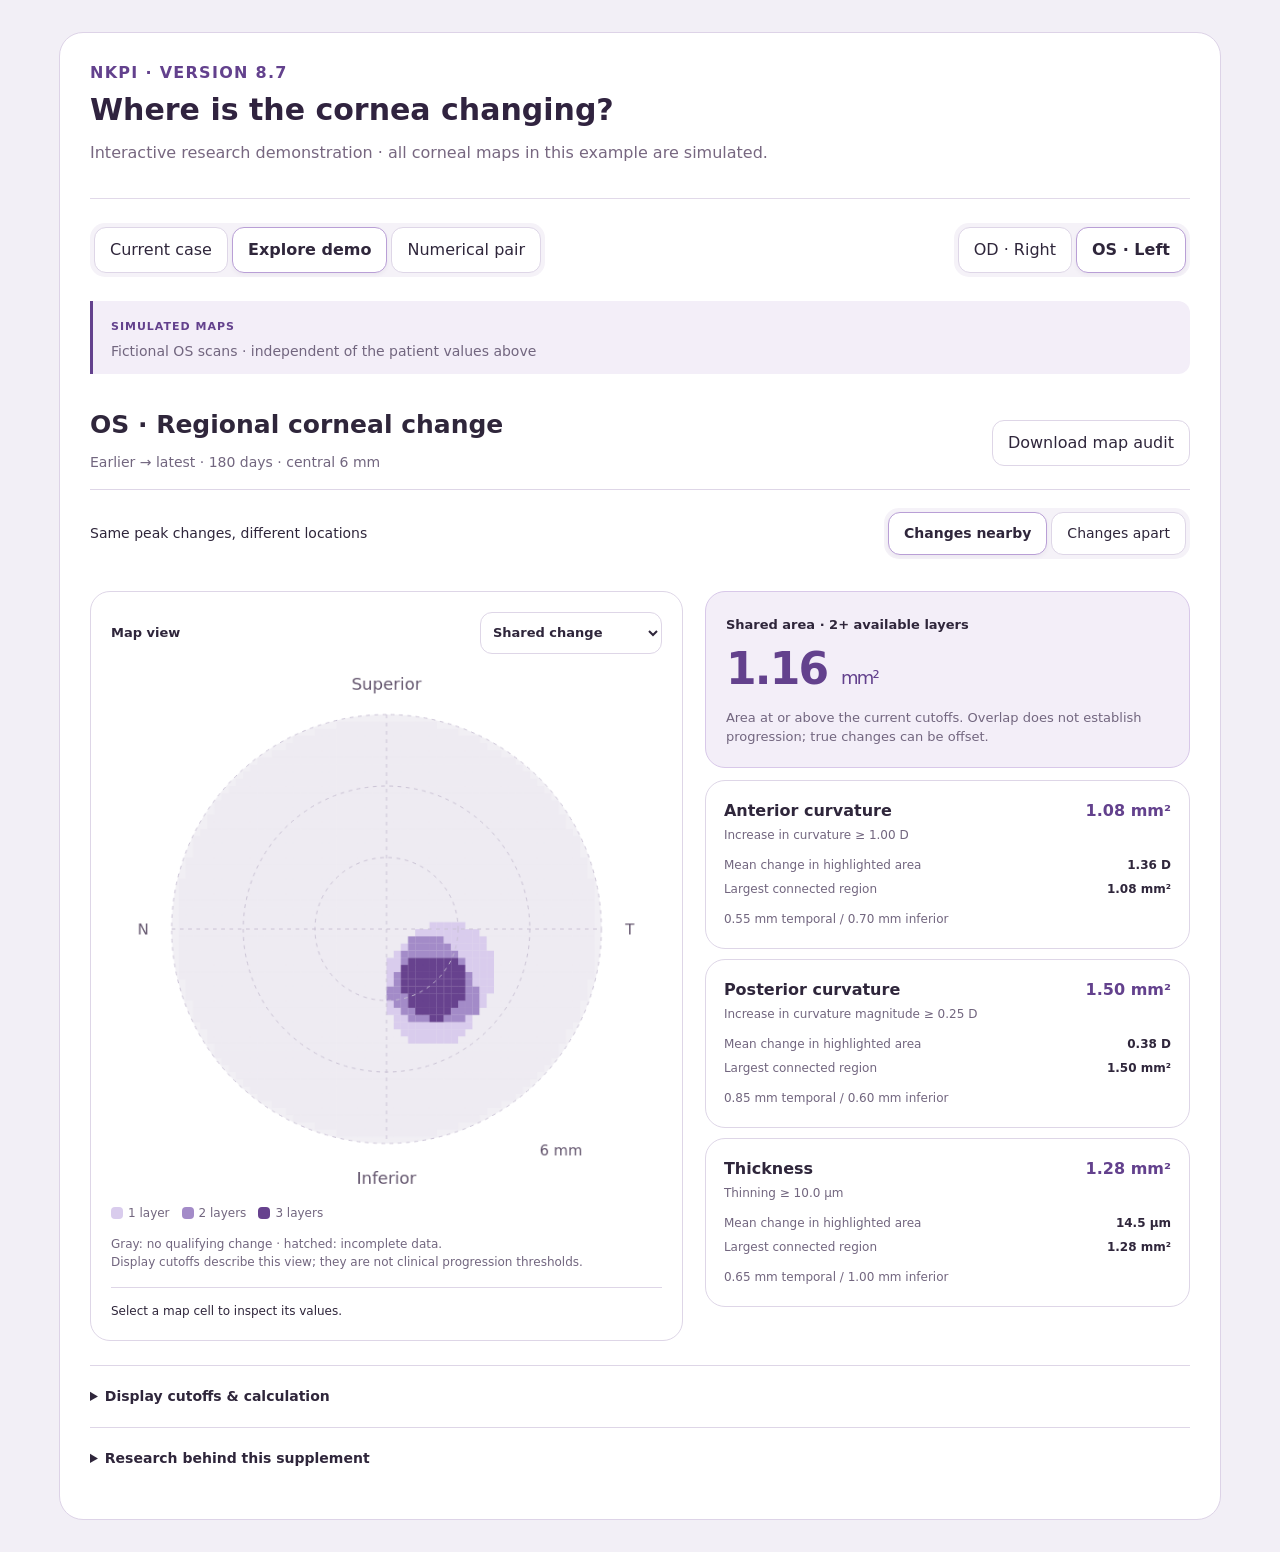
<file: docs/REGIONAL_CHANGE_PREVIEW.html>
<!doctype html><html lang="en"><head><meta charset="utf-8"><meta name="viewport" content="width=device-width,initial-scale=1"><title>NKPI 8.7 · Regional change demo</title><link rel="stylesheet" href="../components/regional_change.css"><style>body{margin:0;background:#f2eff6;font-family:system-ui;color:#30233f}.preview{max-width:1100px;margin:32px auto;background:white;border:1px solid #ddd3e7;border-radius:24px;padding:30px}header{border-bottom:1px solid #e1d9e9;margin-bottom:24px;padding-bottom:20px}header b{color:#63418d;letter-spacing:.08em}h1{font-size:30px;margin:10px 0}header p{color:#776780}button{font-family:inherit}@media(max-width:600px){.preview{margin:8px;padding:16px;border-radius:16px}h1{font-size:25px}}</style></head><body><main class="preview"><header><b>NKPI · VERSION 8.7</b><h1>Where is the cornea changing?</h1><p>Interactive research demonstration · all corneal maps in this example are simulated.</p></header><div id="regional-root"></div></main><script src="../components/cornea/surface_schema.js"></script><script src="../components/schema.js"></script><script src="../components/regional_change.js"></script><script>document.querySelector('[data-rg-mode="demo"]').click();</script></body></html>
</file>
<file: components/regional_change.css>
#regional-root{--rg-ink:#2f263b;--rg-muted:#72667f;--rg-accent:#63418d;--rg-pale:#f3eef8;--rg-border:#ded6e7;color:var(--rg-ink);font-family:Inter,system-ui,sans-serif;line-height:1.5;overflow-wrap:anywhere}
#regional-root *{box-sizing:border-box}#regional-root [hidden]{display:none!important}
#regional-root h3{font-size:25px;margin:8px 0}#regional-root h4{margin:0;font-size:16px}#regional-root p{color:var(--rg-muted);margin:8px 0 16px}
#regional-root button,#regional-root select,#regional-root input{font:inherit;color:var(--rg-ink);border:1px solid var(--rg-border);background:white;border-radius:12px;min-height:42px;max-width:100%}
#regional-root button{cursor:pointer;padding:10px 15px;transition:background .15s}#regional-root button:hover{background:var(--rg-pale)}#regional-root button:focus-visible,#regional-root select:focus-visible,#regional-root input:focus-visible{outline:3px solid #b595d9;outline-offset:2px}
#regional-root .rg-primary{color:white;background:var(--rg-accent);border-color:var(--rg-accent)}#regional-root .rg-primary:hover{background:#4b2d70}
#regional-root .rg-toolbar{display:flex;justify-content:space-between;gap:14px;flex-wrap:wrap;margin-bottom:24px}
#regional-root .rg-tabs,#regional-root .rg-eyes{display:flex;gap:4px;flex-wrap:wrap;background:#f5f2f8;padding:4px;border-radius:15px}
#regional-root [aria-pressed=true]{background:white;border-color:#b99fd6;box-shadow:0 2px 4px #3f25510d;font-weight:700}
#regional-root .rg-banner{border-left:3px solid var(--rg-accent);padding:12px 18px;background:var(--rg-pale);border-radius:0 12px 12px 0;margin-bottom:24px}
#regional-root .rg-banner p{margin:4px 0 0;font-size:14px}#regional-root .rg-tag{font-size:11px;font-weight:800;letter-spacing:.09em;color:var(--rg-accent)}
#regional-root .rg-title-row{display:flex;align-items:center;justify-content:space-between;gap:18px;flex-wrap:wrap}#regional-root .rg-title-row p{font-size:14px}
#regional-root .rg-demo-controls{display:flex;align-items:center;justify-content:space-between;gap:15px;flex-wrap:wrap;border-top:1px solid var(--rg-border);padding:18px 0;font-size:14px}
#regional-root .rg-grid{display:grid;grid-template-columns:minmax(0,1.1fr) minmax(260px,.9fr);gap:22px;margin:14px 0 24px}
#regional-root .rg-map-card,#regional-root .rg-region,#regional-root .rg-stat{border:1px solid var(--rg-border);border-radius:20px;padding:20px;background:#fff;min-width:0}
#regional-root .rg-select-label{display:flex;justify-content:space-between;gap:10px;align-items:center;font-size:13px;font-weight:600}#regional-root select{padding:8px;min-width:0}
#regional-root canvas{display:block;width:100%;height:auto;cursor:crosshair;touch-action:manipulation}
#regional-root .rg-legend{display:flex;gap:12px;flex-wrap:wrap;font-size:12px;color:var(--rg-muted)}#regional-root .rg-legend span{display:flex;align-items:center;gap:5px}#regional-root .rg-legend i{display:inline-block;width:12px;height:12px;border-radius:4px}
#regional-root .rg-small,#regional-root small{font-size:12px;color:var(--rg-muted)}#regional-root .rg-small{margin-top:13px}
#regional-root .rg-stat{background:#f3eef8;border-color:#d8c8e9;margin-bottom:12px}#regional-root .rg-stat>span{font-size:13px;font-weight:700}#regional-root .rg-stat>strong{display:block;font-size:44px;letter-spacing:-.04em;color:var(--rg-accent);font-variant-numeric:tabular-nums}#regional-root .rg-stat strong small{font-size:18px;color:var(--rg-accent);font-weight:500}#regional-root .rg-stat p{font-size:13px;margin:6px 0 0}
#regional-root .rg-region{margin:10px 0;padding:18px}#regional-root .rg-region>div{display:flex;justify-content:space-between;gap:12px}#regional-root .rg-region b{white-space:nowrap;color:var(--rg-accent)}#regional-root .rg-region p{font-size:12px;margin:3px 0 12px}
#regional-root dl{margin:0 0 8px}#regional-root dl>div{display:flex;justify-content:space-between;gap:10px;margin:6px 0;font-size:12px}#regional-root dt{color:var(--rg-muted)}#regional-root dd{margin:0;white-space:nowrap;font-weight:600}
#regional-root .rg-details{border-top:1px solid var(--rg-border);padding:16px 0}#regional-root .rg-details summary{cursor:pointer;font-weight:650;font-size:14px;padding:4px 0}#regional-root .rg-details p{font-size:13px;max-width:950px;margin:14px 0}
#regional-root .rg-cutoffs{display:grid;grid-template-columns:repeat(3,minmax(0,1fr));gap:14px;margin:16px 0}#regional-root .rg-cutoffs label{font-size:12px}#regional-root .rg-cutoffs input{display:block;width:100%;padding:10px;margin-top:6px}
#regional-root .rg-empty{padding:30px;border:1px solid var(--rg-border);background:linear-gradient(130deg,#f7f3fb,#fff);border-radius:20px;margin:12px 0 24px}#regional-root .rg-empty p{max-width:740px}#regional-root .rg-empty-small{padding:24px;background:var(--rg-pale);border-radius:16px}
#regional-root .rg-report-grid{display:grid;grid-template-columns:repeat(2,minmax(0,1fr));gap:20px;margin:22px 0}#regional-root .rg-report{min-width:0;border:1px solid var(--rg-border);border-radius:16px;padding:14px}#regional-root .rg-report label{display:block;font-size:13px;font-weight:600}#regional-root .rg-report select{display:block;width:100%;margin:8px 0 16px}#regional-root .rg-report img{display:block;width:100%;border-radius:8px}#regional-root .rg-report small{display:block;margin-top:10px}
#regional-root .rg-pick{font-size:12px;border-top:1px solid var(--rg-border);padding-top:14px;margin-top:14px}#regional-root .rg-table-wrap{overflow-x:auto;max-width:100%}#regional-root table{width:100%;border-collapse:collapse;font-size:12px;margin:10px 0}#regional-root th,#regional-root td{padding:8px 10px;border-bottom:1px solid var(--rg-border);text-align:right;white-space:nowrap}#regional-root th:first-child{text-align:left;white-space:normal}
#regional-root .rg-import{padding:22px;border:1px solid var(--rg-border);border-radius:18px;margin-bottom:24px}#regional-root .rg-import p{font-size:14px}#regional-root .rg-actions{display:flex;align-items:center;flex-wrap:wrap;gap:12px}#regional-root .rg-file{font-size:13px;font-weight:700;display:flex;flex-direction:column;gap:6px}#regional-root .rg-file input{max-width:270px;padding:5px;font-size:12px}#regional-root .rg-inline-error{border-left:3px solid #886246;padding:12px 16px;background:#f7f3ef;border-radius:0 12px 12px 0;font-size:14px}
#regional-root a{color:var(--rg-accent);text-decoration:underline;text-underline-offset:3px}
@media(max-width:850px){#regional-root .rg-grid{grid-template-columns:1fr}#regional-root .rg-results{display:grid;grid-template-columns:repeat(2,minmax(0,1fr));gap:12px}#regional-root .rg-region,#regional-root .rg-stat{margin:0}#regional-root .rg-region>div{flex-wrap:wrap}}
@media(max-width:540px){#regional-root .rg-results,#regional-root .rg-report-grid,#regional-root .rg-cutoffs{grid-template-columns:1fr}#regional-root .rg-map-card{padding:12px}#regional-root .rg-empty{padding:20px}#regional-root h3{font-size:21px}#regional-root .rg-tabs button,#regional-root .rg-eyes button{font-size:12px;padding:8px 10px}#regional-root .rg-select-label{flex-wrap:wrap}#regional-root .rg-select-label select{width:100%}#regional-root .rg-import{padding:16px}}
</file>
